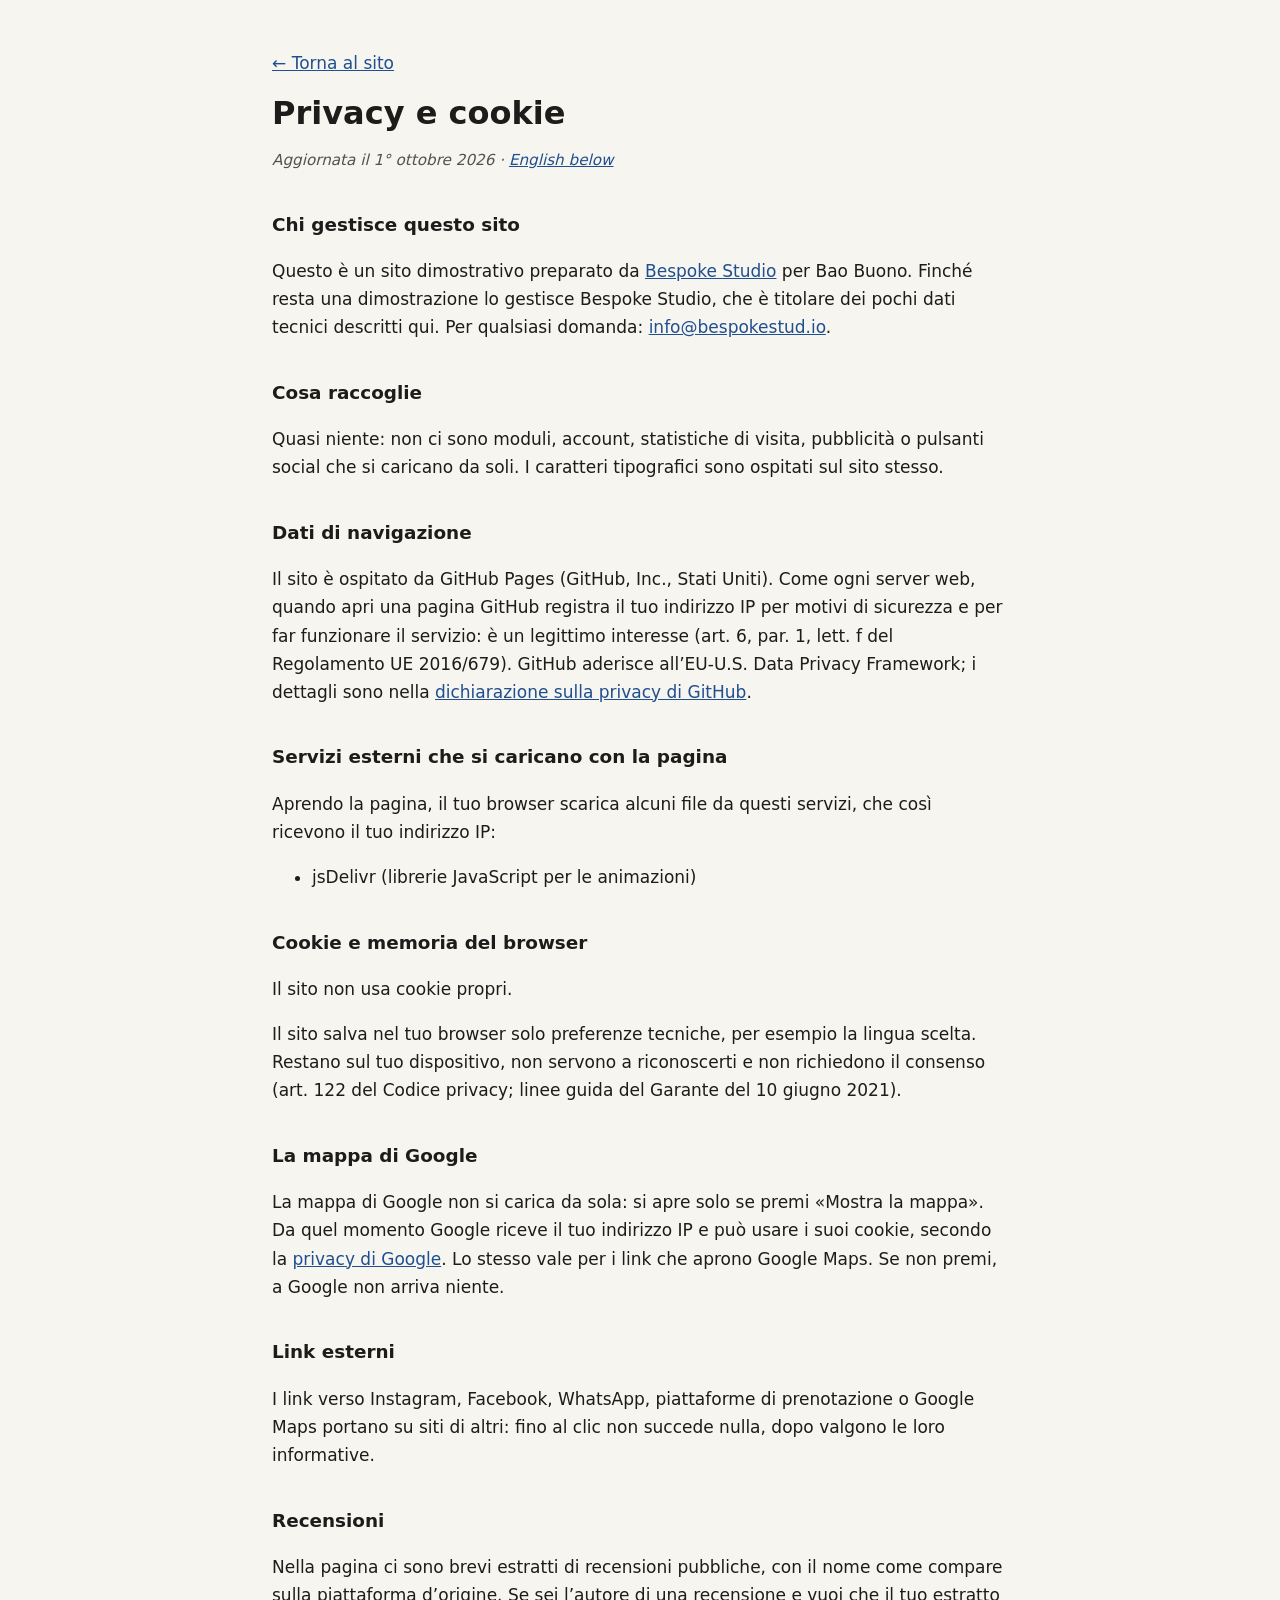
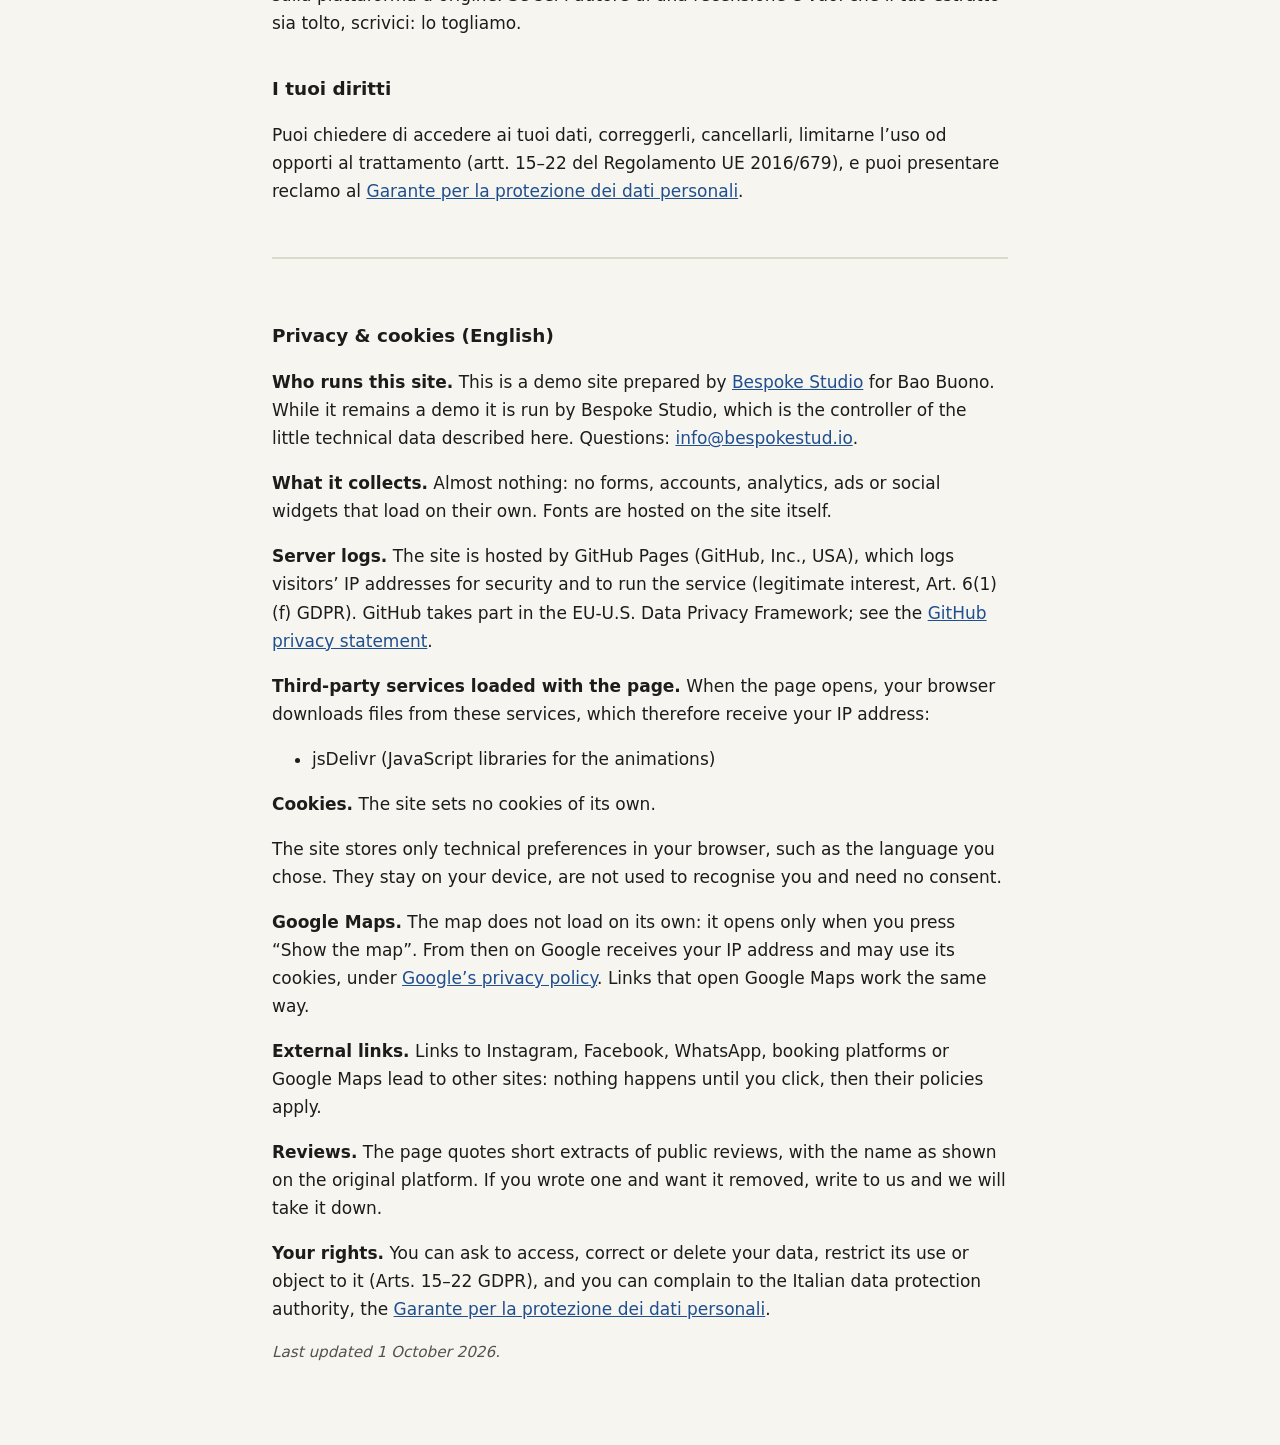
<file: privacy.html>
<!DOCTYPE html>
<html lang="it">
<head>
  <meta charset="UTF-8">
  <meta name="viewport" content="width=device-width, initial-scale=1.0">
  <meta name="robots" content="noindex">
  <title>Privacy e cookie · Bao Buono</title>
  <meta name="description" content="Informativa privacy e cookie del sito Bao Buono.">
  <style>
    body { margin: 0; background: #f7f5f0; color: #1d1c1a; font: 17px/1.65 system-ui, -apple-system, "Segoe UI", Roboto, sans-serif; }
    main { max-width: 46rem; margin: 0 auto; padding: 32px 20px 64px; }
    h1 { font-size: 2rem; line-height: 1.2; margin: 0.4em 0 0.2em; }
    h2 { font-size: 1.15rem; margin: 2em 0 0.4em; }
    a { color: #1f4f8f; }
    .data { color: #55524c; font-style: italic; font-size: 0.95rem; }
    .en { margin-top: 3em; padding-top: 1.5em; border-top: 2px solid #ddd8cc; }
    code { font-size: 0.9em; background: #ebe7dc; padding: 0 4px; border-radius: 3px; }
  </style>
</head>
<body>
<main>
  <p><a href="index.html">← Torna al sito</a></p>
  <h1>Privacy e cookie</h1>
  <p class="data">Aggiornata il 1° ottobre 2026 · <a href="#english" lang="en">English below</a></p>
  <h2>Chi gestisce questo sito</h2>
  <p>Questo è un sito dimostrativo preparato da <a href="https://bespokestud.io" rel="noopener">Bespoke Studio</a> per Bao Buono. Finché resta una dimostrazione lo gestisce Bespoke Studio, che è titolare dei pochi dati tecnici descritti qui. Per qualsiasi domanda: <a href="mailto:info@bespokestud.io">info@bespokestud.io</a>.</p>
  <h2>Cosa raccoglie</h2>
  <p>Quasi niente: non ci sono moduli, account, statistiche di visita, pubblicità o pulsanti social che si caricano da soli. I caratteri tipografici sono ospitati sul sito stesso.</p>
  <h2>Dati di navigazione</h2>
  <p>Il sito è ospitato da GitHub Pages (GitHub, Inc., Stati Uniti). Come ogni server web, quando apri una pagina GitHub registra il tuo indirizzo IP per motivi di sicurezza e per far funzionare il servizio: è un legittimo interesse (art. 6, par. 1, lett. f del Regolamento UE 2016/679). GitHub aderisce all’EU-U.S. Data Privacy Framework; i dettagli sono nella <a href="https://docs.github.com/site-policy/privacy-policies/github-general-privacy-statement" rel="noopener">dichiarazione sulla privacy di GitHub</a>.</p>
  <h2>Servizi esterni che si caricano con la pagina</h2>
  <p>Aprendo la pagina, il tuo browser scarica alcuni file da questi servizi, che così ricevono il tuo indirizzo IP:</p>
  <ul><li>jsDelivr (librerie JavaScript per le animazioni)</li></ul>
  <h2>Cookie e memoria del browser</h2>
  <p>Il sito non usa cookie propri.</p>
  <p>Il sito salva nel tuo browser solo preferenze tecniche, per esempio la lingua scelta. Restano sul tuo dispositivo, non servono a riconoscerti e non richiedono il consenso (art. 122 del Codice privacy; linee guida del Garante del 10 giugno 2021).</p>
  <h2>La mappa di Google</h2>
  <p>La mappa di Google non si carica da sola: si apre solo se premi «Mostra la mappa». Da quel momento Google riceve il tuo indirizzo IP e può usare i suoi cookie, secondo la <a href="https://policies.google.com/privacy?hl=it" rel="noopener">privacy di Google</a>. Lo stesso vale per i link che aprono Google Maps. Se non premi, a Google non arriva niente.</p>
  <h2>Link esterni</h2>
  <p>I link verso Instagram, Facebook, WhatsApp, piattaforme di prenotazione o Google Maps portano su siti di altri: fino al clic non succede nulla, dopo valgono le loro informative.</p>
  <h2>Recensioni</h2>
  <p>Nella pagina ci sono brevi estratti di recensioni pubbliche, con il nome come compare sulla piattaforma d’origine. Se sei l’autore di una recensione e vuoi che il tuo estratto sia tolto, scrivici: lo togliamo.</p>
  <h2>I tuoi diritti</h2>
  <p>Puoi chiedere di accedere ai tuoi dati, correggerli, cancellarli, limitarne l’uso od opporti al trattamento (artt. 15–22 del Regolamento UE 2016/679), e puoi presentare reclamo al <a href="https://www.garanteprivacy.it" rel="noopener">Garante per la protezione dei dati personali</a>.</p>
  <div class="en" id="english" lang="en">
    <h2>Privacy &amp; cookies (English)</h2>
    <p><strong>Who runs this site.</strong> This is a demo site prepared by <a href="https://bespokestud.io" rel="noopener">Bespoke Studio</a> for Bao Buono. While it remains a demo it is run by Bespoke Studio, which is the controller of the little technical data described here. Questions: <a href="mailto:info@bespokestud.io">info@bespokestud.io</a>.</p>
    <p><strong>What it collects.</strong> Almost nothing: no forms, accounts, analytics, ads or social widgets that load on their own. Fonts are hosted on the site itself.</p>
    <p><strong>Server logs.</strong> The site is hosted by GitHub Pages (GitHub, Inc., USA), which logs visitors’ IP addresses for security and to run the service (legitimate interest, Art. 6(1)(f) GDPR). GitHub takes part in the EU-U.S. Data Privacy Framework; see the <a href="https://docs.github.com/site-policy/privacy-policies/github-general-privacy-statement" rel="noopener">GitHub privacy statement</a>.</p>
    <p><strong>Third-party services loaded with the page.</strong> When the page opens, your browser downloads files from these services, which therefore receive your IP address:</p><ul><li>jsDelivr (JavaScript libraries for the animations)</li></ul>
    <p><strong>Cookies.</strong> The site sets no cookies of its own.</p>
    <p>The site stores only technical preferences in your browser, such as the language you chose. They stay on your device, are not used to recognise you and need no consent.</p>
    <p><strong>Google Maps.</strong> The map does not load on its own: it opens only when you press “Show the map”. From then on Google receives your IP address and may use its cookies, under <a href="https://policies.google.com/privacy?hl=en" rel="noopener">Google’s privacy policy</a>. Links that open Google Maps work the same way.</p>
    <p><strong>External links.</strong> Links to Instagram, Facebook, WhatsApp, booking platforms or Google Maps lead to other sites: nothing happens until you click, then their policies apply.</p>
    <p><strong>Reviews.</strong> The page quotes short extracts of public reviews, with the name as shown on the original platform. If you wrote one and want it removed, write to us and we will take it down.</p>
    <p><strong>Your rights.</strong> You can ask to access, correct or delete your data, restrict its use or object to it (Arts. 15–22 GDPR), and you can complain to the Italian data protection authority, the <a href="https://www.garanteprivacy.it" rel="noopener">Garante per la protezione dei dati personali</a>.</p>
    <p class="data">Last updated 1 October 2026.</p>
  </div>
</main>
</body>
</html>
</file>
